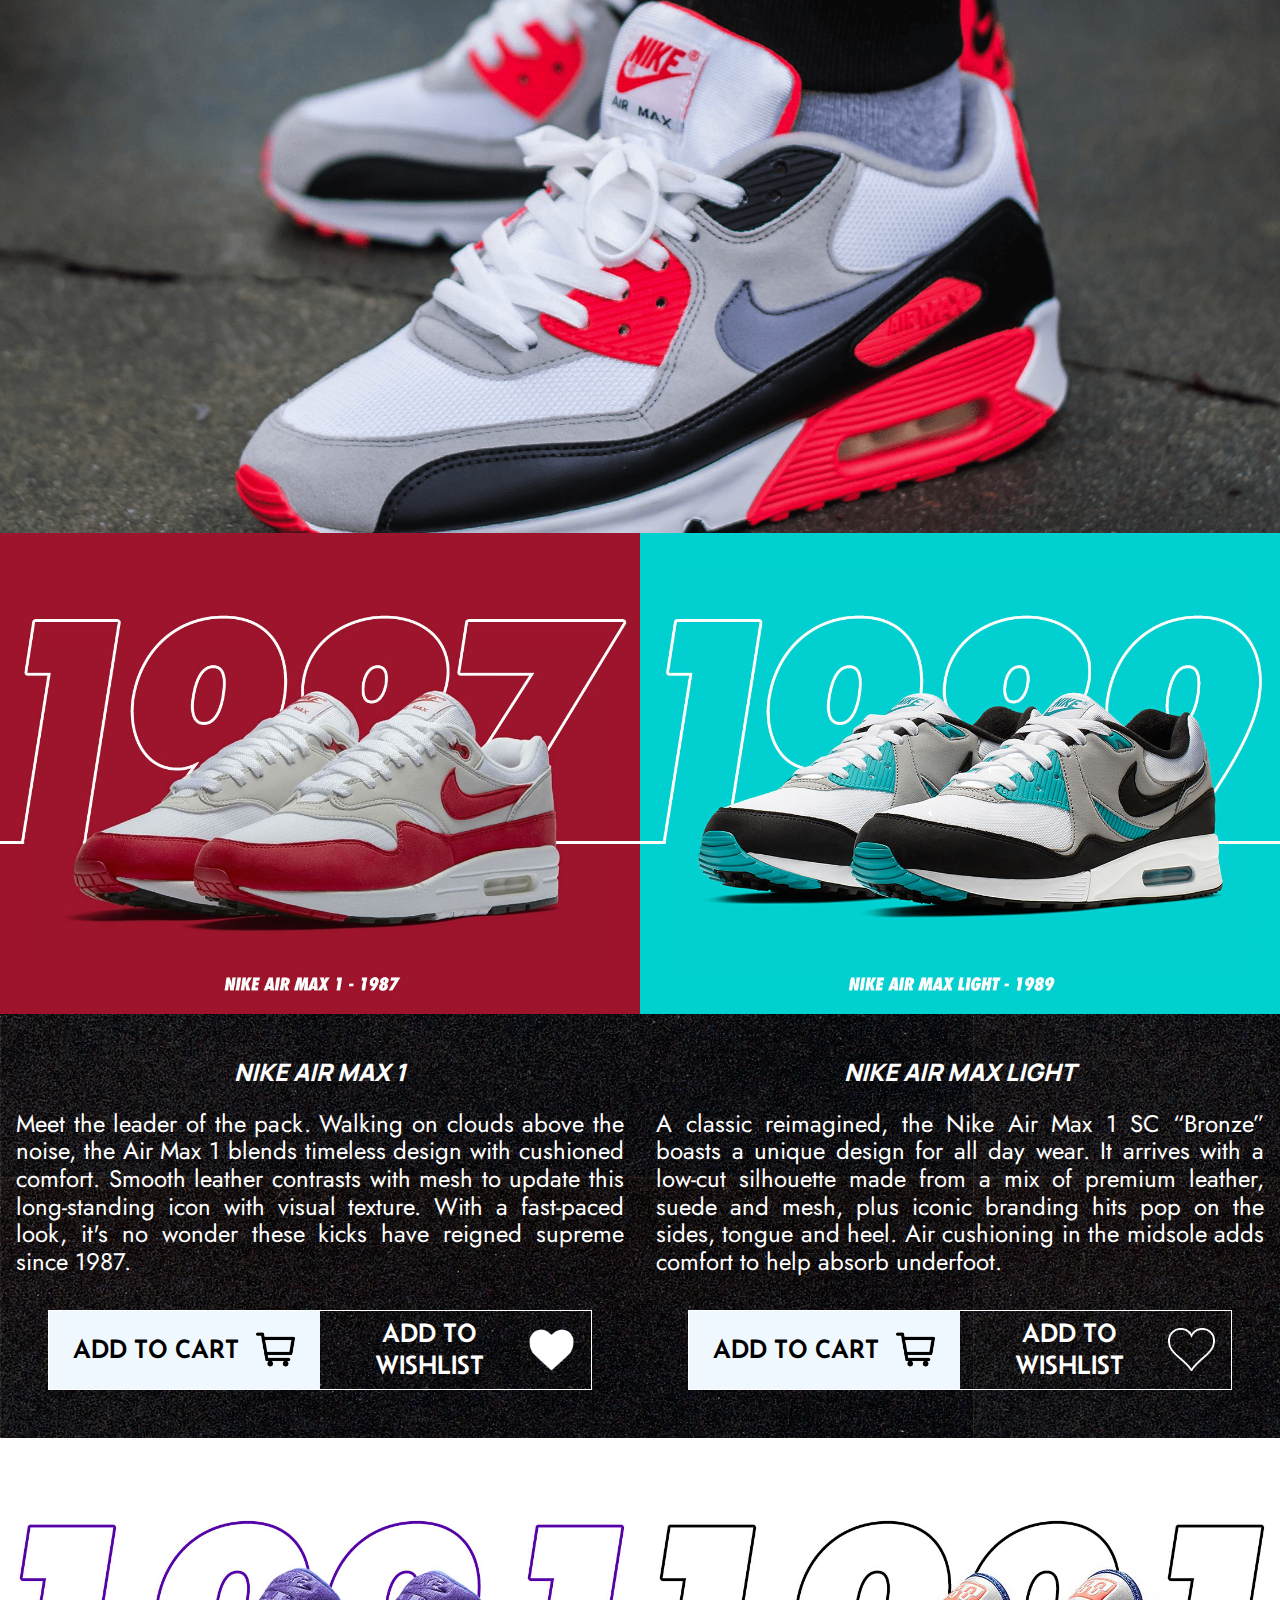
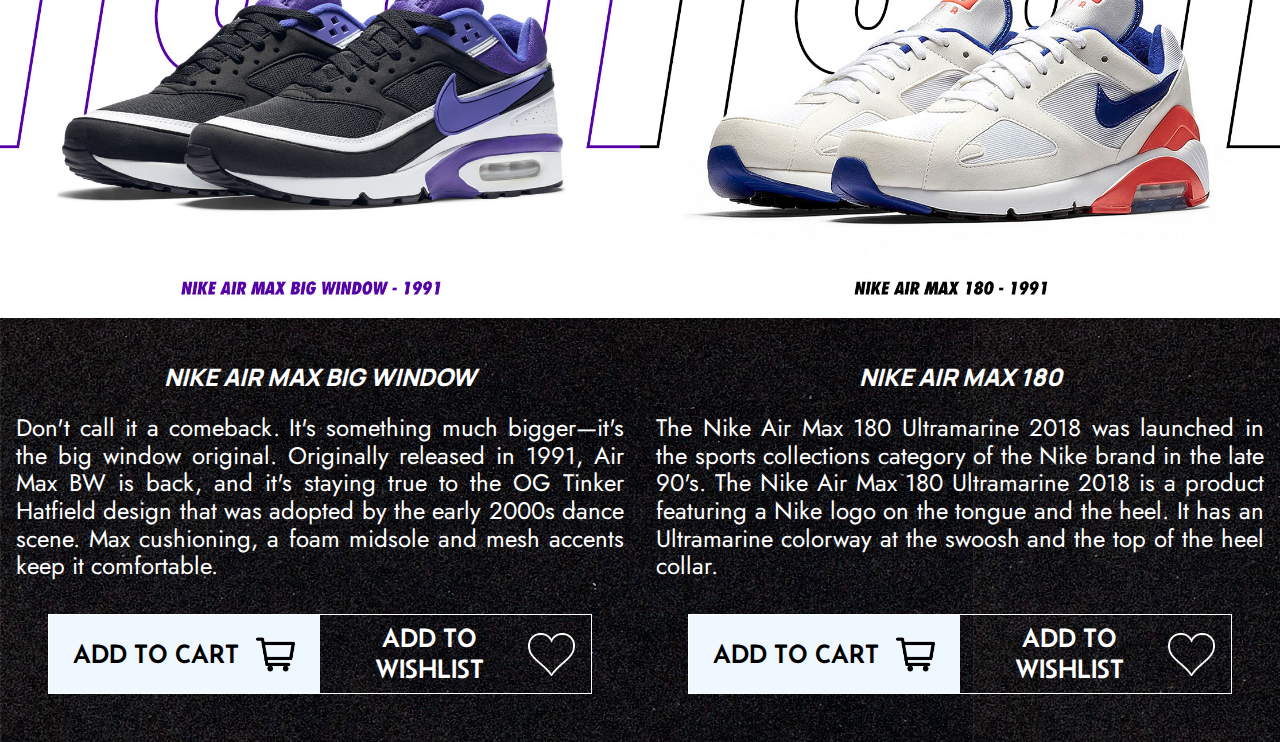
<file: index.html>
<!DOCTYPE html>
<html lang="en">

<head>
    <meta charset="UTF-8">
    <meta name="viewport" content="width=device-width, initial-scale=1.0">

    <meta name="description"
        content="Online premium quality shoes shopping website with great discounts and other accescories.">
    <meta name="keywords" content="nike,nike shoes,branded shoes,tshirts,discounts,coupons,footwear">

    <title>Nike Shoes</title>
    <link rel="icon" type="image/x-icon" href="Media/nike_red_logo-favcon.png">

    <link rel="stylesheet" href="./CSS/style.css">

    <script src="https://code.jquery.com/jquery-3.7.0.min.js"
        integrity="sha256-2Pmvv0kuTBOenSvLm6bvfBSSHrUJ+3A7x6P5Ebd07/g=" crossorigin="anonymous"></script>
    <script src="Script/head_foot.js" defer></script>

    <!-- Google fonts links -->

    <link rel="preconnect" href="https://fonts.googleapis.com">
    <link rel="preconnect" href="https://fonts.gstatic.com" crossorigin>
    <link href="https://fonts.googleapis.com/css2?family=Manrope:wght@200..800&display=swap" rel="stylesheet">

    <link rel="preconnect" href="https://fonts.googleapis.com">
    <link rel="preconnect" href="https://fonts.gstatic.com" crossorigin>
    <link
        href="https://fonts.googleapis.com/css2?family=Jost:ital,wght@0,100..900;1,100..900&family=Manrope:wght@200..800&display=swap"
        rel="stylesheet">

    <link rel="preconnect" href="https://fonts.googleapis.com">
    <link rel="preconnect" href="https://fonts.gstatic.com" crossorigin>
    <link
        href="https://fonts.googleapis.com/css2?family=Doppio+One&family=League+Spartan:wght@100..900&family=Overpass:ital,wght@0,100..900;1,100..900&display=swap"
        rel="stylesheet">


    <link rel="preconnect" href="https://fonts.googleapis.com">
    <link rel="preconnect" href="https://fonts.gstatic.com" crossorigin>
    <link
        href="https://fonts.googleapis.com/css2?family=Spectral+SC:ital,wght@0,200;0,300;0,400;0,500;0,600;0,700;0,800;1,200;1,300;1,400;1,500;1,600;1,700;1,800&display=swap"
        rel="stylesheet">

    <link rel="preconnect" href="https://fonts.googleapis.com">
    <link rel="preconnect" href="https://fonts.gstatic.com" crossorigin>
    <link href="https://fonts.googleapis.com/css2?family=Belanosima:wght@400;600;700&display=swap" rel="stylesheet">

    <link rel="preconnect" href="https://fonts.googleapis.com">
    <link rel="preconnect" href="https://fonts.gstatic.com" crossorigin>
    <link href="https://fonts.googleapis.com/css2?family=Raleway:ital,wght@0,100..900;1,100..900&display=swap"
        rel="stylesheet">

</head>

<body>
    <header>
        <!-- Javascript will insert header -->

    </header>


    <div class="advertisements">
        <!-- Latest offers -->
        <img src="Media/MASTHEAD2.png" alt="masthead_image">
    </div>

    <main>

        <div class="shoes_sections">
            <div class="first_shoe">
                <div class="shoes_display">
                    <img src="Media/shoe_1.jpg" alt="First_Shoe">
                </div>
                <!-- 1 shoe details -->
                <div class="shoe_details">
                    <div>
                        <h2>
                            NIKE AIR MAX 1
                        </h2>
                        <!-- Shoe description -->
                        <P class="desc">
                            Meet the leader of the pack. Walking on clouds above the noise, the Air Max 1 blends
                            timeless design with cushioned comfort. Smooth leather contrasts with mesh to update this
                            long-standing icon with visual texture. With a fast-paced look, it's no wonder these kicks
                            have reigned supreme since 1987.
                        </P>

                    </div>

                    <div class="shoe_specs">
                        <div class="shoe_size">
                            <div class="size_text">
                                <!-- Buying options -->
                                <P class="cart_text">ADD TO CART</P>
                                <img src="Media/shopping_cart.png" class="cart_con" alt="Shopping_cart">
                            </div>

                            <div class="size_class">
                                <p class="wl_text">ADD TO WISHLIST</p>
                                <img src="Media/like_icon.jpg" class="wishlist_icon" alt="Like_png">
                            </div>

                        </div>

                    </div>
                </div>
            </div>


            <div class="first_shoe">
                <div class="shoes_display">
                    <img src="Media/shoe_2.jpg" alt="Second_Shoe">
                </div>
                <!-- Second shoe details -->
                <div class="shoe_details">
                    <div>
                        <h2>
                            NIKE AIR MAX LIGHT
                        </h2>
                        <!-- Shoe description -->
                        <P class="desc">
                            A classic reimagined, the Nike Air Max 1 SC “Bronze” boasts a unique design for all day
                            wear. It arrives with a low-cut silhouette made from a mix of premium leather, suede and
                            mesh, plus iconic branding hits pop on the sides, tongue and heel. Air cushioning in the
                            midsole adds comfort to help absorb underfoot.
                        </P>

                    </div>

                    <div class="shoe_specs">
                        <div class="shoe_size">
                            <div class="size_text">
                                <!-- Buying options -->
                                <P class="cart_text">ADD TO CART</P>
                                <img src="Media/shopping_cart.png" class="cart_con" alt="Shopping_cart">
                            </div>

                            <div class="size_class">
                                <p class="wl_text">ADD TO WISHLIST</p>
                                <img src="Media/like_con.png" class="wishlist_icon" alt="like_icon">
                            </div>

                        </div>

                    </div>

                </div>
            </div>

        </div>

        <!-- Second Row Of shoes begins -->

        <div class="shoes_sections">
            <div class="first_shoe">
                <div class="shoes_display">
                    <img src="Media/shoe_3.jpg" alt="First_Shoe">
                </div>

                <div class="shoe_details">
                    <div>
                        <h2>
                            NIKE AIR MAX BIG WINDOW
                        </h2>

                        <P class="desc">
                            Don't call it a comeback. It's something much bigger—it's the big window original.
                            Originally released in 1991, Air Max BW is back, and it's staying true to the OG Tinker
                            Hatfield design that was adopted by the early 2000s dance scene. Max cushioning, a foam
                            midsole and mesh accents keep it comfortable.
                        </P>

                    </div>

                    <div class="shoe_specs">
                        <div class="shoe_size">
                            <div class="size_text">
                                <P class="cart_text">ADD TO CART</P>
                                <img src="Media/shopping_cart.png" class="cart_con" alt="shopping_cart">
                            </div>

                            <div class="size_class">
                                <p class="wl_text">ADD TO WISHLIST</p>
                                <img src="Media/like_con.png" class="wishlist_icon" alt="like_icon">
                            </div>

                        </div>

                    </div>
                </div>
            </div>


            <div class="first_shoe">
                <div class="shoes_display">
                    <img src="Media/shoe_4.jpg" alt="Second_Shoe">
                </div>

                <div class="shoe_details">
                    <div>
                        <h2>
                            NIKE AIR MAX 180
                        </h2>

                        <P class="desc">
                            The Nike Air Max 180 Ultramarine 2018 was launched in the sports collections category of the
                            Nike brand in the late 90's. The Nike Air Max 180 Ultramarine 2018 is a product featuring a
                            Nike logo on the tongue and the heel. It has an Ultramarine colorway at the swoosh and the
                            top of the heel collar. </P>

                    </div>

                    <div class="shoe_specs">
                        <div class="shoe_size">
                            <div class="size_text">
                                <P class="cart_text">ADD TO CART</P>
                                <img src="Media/shopping_cart.png" class="cart_con" alt="shopping_cart">
                            </div>

                            <div class="size_class">
                                <p class="wl_text">ADD TO WISHLIST</p>
                                <img src="Media/like_con.png" class="wishlist_icon" alt="like_icon">
                            </div>

                        </div>

                    </div>

                </div>
            </div>

        </div>

    </main>

    <!-- Footer begins from here -->

    <footer>
        <!-- Javascript will insert footer -->
    </footer>

</body>

</html>
</file>
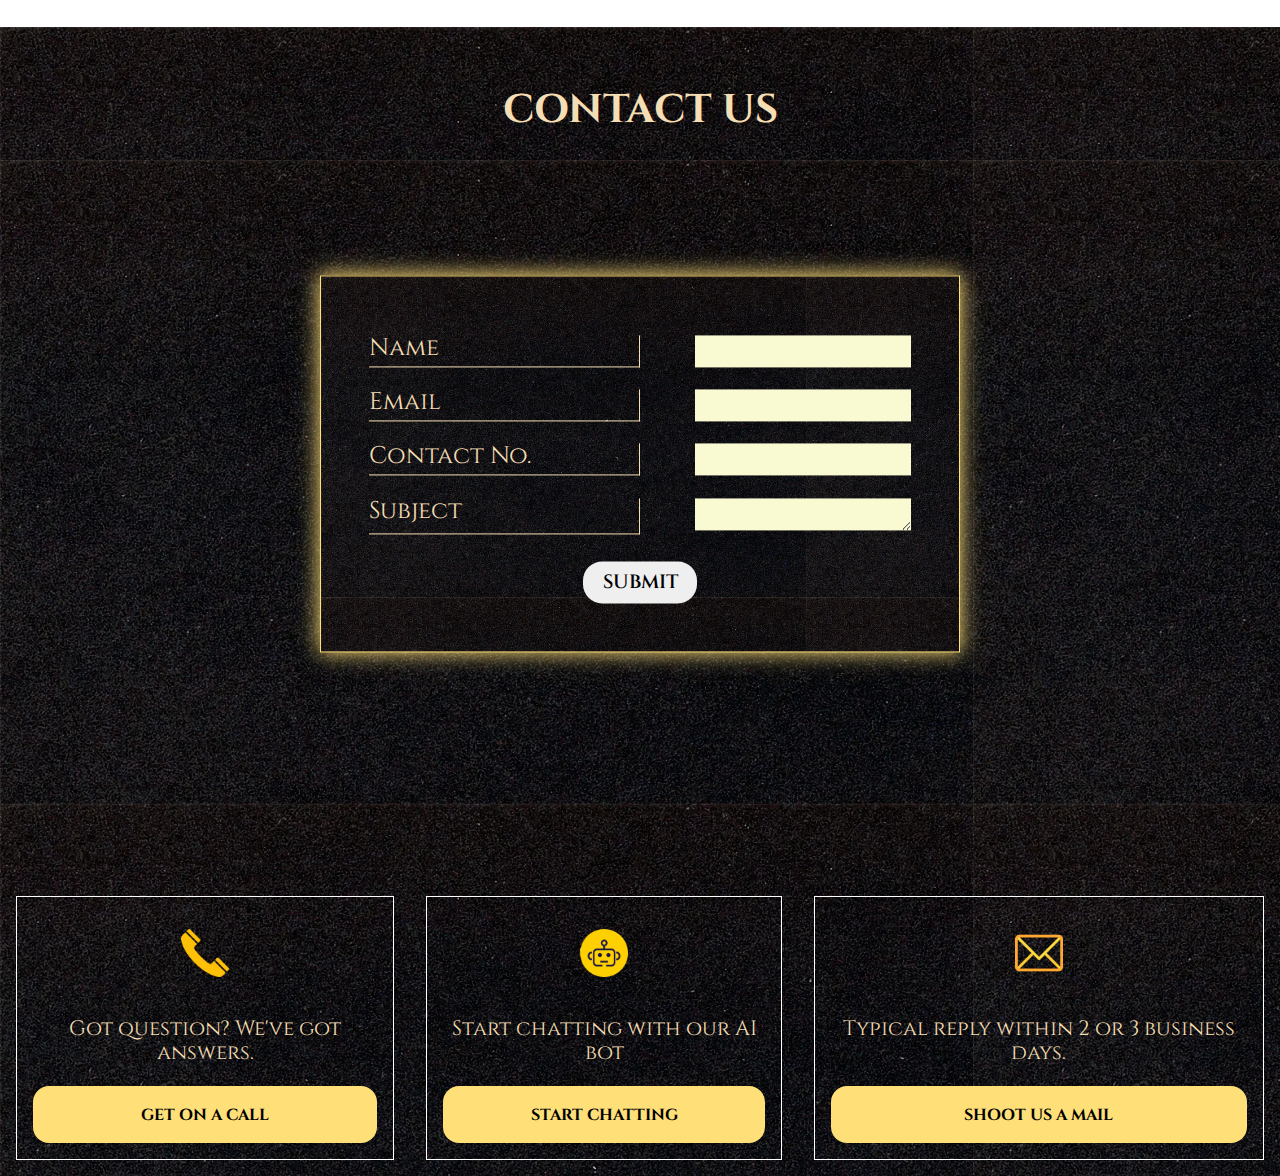
<file: Contact-us.html>
<!DOCTYPE html>
<html lang="en">

<head>
    <meta charset="UTF-8">
    <meta name="viewport" content="width=device-width, initial-scale=1.0">
    <title>Contact Us</title>
    <link rel="icon" type="image/x-icon" href="Media/nike_red_logo-favcon.png">
    <link rel="stylesheet" href="CSS/style.css">
    <link rel="stylesheet" href="CSS/style2.css">

    <script src="https://code.jquery.com/jquery-3.7.0.min.js"
        integrity="sha256-2Pmvv0kuTBOenSvLm6bvfBSSHrUJ+3A7x6P5Ebd07/g=" crossorigin="anonymous"></script>
    <script src="Script/head_foot.js" defer></script>
    <script src="Script/contact_script.js" defer></script>

    <meta name="description"
        content="Online premium quality shoes shopping website with great discounts and other accescories.">
    <meta name="keywords" content="nike,nike shoes,Connect us Nike,Contact Us,footwear,Email us Nike">


    <link rel="preconnect" href="https://fonts.googleapis.com">
    <link rel="preconnect" href="https://fonts.gstatic.com" crossorigin>
    <link href="https://fonts.googleapis.com/css2?family=Cinzel:wght@400..900&display=swap" rel="stylesheet">

    <!-- Google fonts links -->

    <link rel="preconnect" href="https://fonts.googleapis.com">
    <link rel="preconnect" href="https://fonts.gstatic.com" crossorigin>
    <link href="https://fonts.googleapis.com/css2?family=Manrope:wght@200..800&display=swap" rel="stylesheet">

    <link rel="preconnect" href="https://fonts.googleapis.com">
    <link rel="preconnect" href="https://fonts.gstatic.com" crossorigin>
    <link
        href="https://fonts.googleapis.com/css2?family=Jost:ital,wght@0,100..900;1,100..900&family=Manrope:wght@200..800&display=swap"
        rel="stylesheet">

    <link rel="preconnect" href="https://fonts.googleapis.com">
    <link rel="preconnect" href="https://fonts.gstatic.com" crossorigin>
    <link
        href="https://fonts.googleapis.com/css2?family=Doppio+One&family=League+Spartan:wght@100..900&family=Overpass:ital,wght@0,100..900;1,100..900&display=swap"
        rel="stylesheet">


    <link rel="preconnect" href="https://fonts.googleapis.com">
    <link rel="preconnect" href="https://fonts.gstatic.com" crossorigin>
    <link
        href="https://fonts.googleapis.com/css2?family=Spectral+SC:ital,wght@0,200;0,300;0,400;0,500;0,600;0,700;0,800;1,200;1,300;1,400;1,500;1,600;1,700;1,800&display=swap"
        rel="stylesheet">

    <link rel="preconnect" href="https://fonts.googleapis.com">
    <link rel="preconnect" href="https://fonts.gstatic.com" crossorigin>
    <link href="https://fonts.googleapis.com/css2?family=Belanosima:wght@400;600;700&display=swap" rel="stylesheet">

    <link rel="preconnect" href="https://fonts.googleapis.com">
    <link rel="preconnect" href="https://fonts.gstatic.com" crossorigin>
    <link href="https://fonts.googleapis.com/css2?family=Raleway:ital,wght@0,100..900;1,100..900&display=swap"
        rel="stylesheet">


</head>

<body class="cont_us33">

    <header>
        <!-- Javascript will insert header -->
    </header>

    <main class="cont_us33">
        <section class="main_bg1">
            <!-- <div class="temp1">

            </div> -->
            <div class="heading">
                <h1>CONTACT US</h1>
            </div>

            <!-- form starts from here -->

            <div class="form_con">
                <form method="POST" action="/index.html">
                    <div class="name_field">
                        <div class="name_label">
                            <!-- Name field -->
                            <label for="fname">Name</label>
                        </div>

                        <div class="name_input">
                            <input type="text" id="fname" name="fname">
                        </div>

                    </div>

                    <div class="email_field">
                        <!-- email field -->
                        <div class="email_label">
                            <label for="email">Email</label>
                        </div>

                        <div class="email_input">
                            <input type="email" id="email" name="email">
                        </div>

                    </div>

                    <div class="phone_field">
                        <div class="phone_label">
                            <!-- Contact us field -->
                            <label for="phone">Contact No.</label>
                        </div>

                        <div class="phone_input">
                            <input type="number" id="phone" name="phone">
                        </div>

                    </div>

                    <div class="subject_field">
                        <div class="subject_label">
                            <!-- Sunject field -->
                            <label for="subject">Subject</label>
                        </div>

                        <div class="subject_input">
                            <textarea rows="2" cols="22" id="subject" name="subject"></textarea>
                        </div>

                    </div>

                    <div class="submit_div">
                        <!-- Submit field -->
                        <button type="submit">SUBMIT</button>
                    </div>

                </form>
            </div>

            <!-- Contact options -->
            <div class="more_ways">
                <div class="call_us">
                    <div class="call_img">
                        <img src="Media/phone.png" alt="Call_us">
                    </div>
                    <div class="call_text">
                        <p>Got question? We've got answers.</p>
                    </div>
                    <div class="contact_topic">
                        GET ON A CALL
                    </div>
                </div>

                <div class="start_chat">
                    <div class="chat_img">
                        <img src="Media/chatbot.png" alt="Chatbot">
                    </div>

                    <div class="chat_text">
                        <p>Start chatting with our AI bot</p>
                    </div>

                    <div class="contact_topic">
                        START CHATTING
                    </div>
                </div>

                <div class="mail_us">
                    <div class="mail_img">
                        <img src="Media/email.png" alt="mail_us">
                    </div>

                    <div class="mail_text">
                        <p>Typical reply within 2 or 3 business days.</p>
                    </div>

                    <div class="contact_topic">
                        SHOOT US A MAIL
                    </div>
                </div>

            </div>

        </section>

    </main>

    <footer>
        <!-- Javascript will insert header -->
    </footer>

</body>

</html>
</file>
<file: CSS/style2.css>
/* CSS for Contact Us and About Us */
* {
    padding: 0em;
    margin: 0em;
    box-sizing: border-box;
}

main.cont_us33 {

    background-image: url("../Media/background_asset.webp");
    background-size: 76%;
}


section.main_bg1 {
    /* height: 100vh; */
    position: relative;
    color: wheat;
    font-family: "Cinzel", serif;
}

/* CSS for Form */

div.name_field,
div.email_field,
div.phone_field,
div.subject_field {
    display: flex;
    padding: 0.7em 0;
}

div.name_field>div,
div.email_field>div,
div.phone_field>div,
div.subject_field>div {
    width: 50%;
}

div.form_con {
    background-image: url("../Media/background_asset.webp");
    background-size: 76%;
    box-shadow: 0px 0px 20px 1px #fedf78;
    border: 1px solid #fedf78;
    display: flex;
    flex-direction: column;
    width: 50%;
    justify-content: space-evenly;
    padding: 3em;
    position: absolute;
    transform: translate(-50%, -50%);
    top: 39%;
    left: 50%;

    /* display: none; */

}


.name_label,
.email_label,
.phone_label,
.subject_label {
    text-align: left;
    font-size: 1.5em;
    border-bottom: 1px solid wheat;
    border-right: 1px solid wheat;
}

.name_input,
.email_input,
.phone_input,
.subject_input {
    text-align: right;
    border: none;
    outline: none;
}

div.name_input>input,
div.email_input>input,
div.phone_input>input,
div.subject_input>textarea {
    border: none;
    outline: none;
    /* width: 13.5em; */
    background-color: lightgoldenrodyellow;
    width: 100%;
    max-width: 13.5em;
    height: 2em;

}

div.temp1 {
    position: absolute;
    height: 100%;
    width: 100%;
    background-color: rgba(0, 0, 0, 0.4);

}

div.submit_div {
    text-align: center;
    padding-top: 1em;
}

div.submit_div>button {
    padding: 0.5em 1em;
    border: none;
    outline: none;
    font-family: "Cinzel", serif;
    font-weight: 600;
    font-size: 1.2em;
    border-radius: 1em;
}

div.submit_div>button:hover {
    background-color: rgb(169, 174, 174);
    transition: background-color 0.5s ease;
}

div.heading>h1 {
    font-size: 2.5em;
    padding-top: 1.5em;
    text-align: center;
}



/* CSs for other contact us options */

div.call_img>img,
div.chat_img>img,
div.mail_img>img {
    width: 3em;
}

div.call_img,
div.chat_img,
div.mail_img {
    text-align: center;

}

div.call_text>p,
div.chat_text>p,
div.mail_text>p {
    font-size: 1.3em;
    padding: 1em 0;
}

div.more_ways {
    display: flex;
    justify-content: space-evenly;
    padding-top: 80vh;
    background-image: url("../Media/background_asset.webp");
    background-size: 76%;
}

div.more_ways>div {
    border: 1px solid white;
    margin: 1em;
    padding: 1em;
    min-width: 4em;
}

div.more_ways div {

    text-align: center;
    flex-grow: 1;
}

div.contact_topic {
    padding: 1.2em 1em;
    background-color: #fedf78;
    color: black;
    border-radius: 1em;
    font-weight: 700;
}

div.contact_topic:hover {
    cursor: pointer;
    background-color: #f0be17;
    transition: background-color 0.5s ease;
}

div.call_img,
div.chat_img,
div.mail_img {
    padding: 1em;
}

/* CSS  for Contact us page ends */


/* CSS for About us webpage starts */

div.masthead>img {
    width: 100%;

}

div.color-con {
    height: 100%;
    width: 100%;
    position: absolute;
    background: linear-gradient(90deg, transparent, rgba(0, 10, 10, 100));
}

div.masthead {
    background-image: url(../Media/bowerman_final.jpg);
    background-size: cover;
    background-repeat: no-repeat;
    height: 100vh;
    width: 100%;
    position: relative;

}

div.text_content {
    position: absolute;
    color: wheat;
    right: 7%;
    top: 23%;

}

span.bold_txt {
    font-size: 4em;
    font-weight: bolder;
    font-family: "DM Serif Display", serif;
    font-weight: 400;
    font-style: normal;
}

span.be_nike_class {
    font-size: 8em;
    font-family: "Cormorant Garamond", serif;
    font-weight: 300;
    font-style: italic;

}

p.quote {
    font-size: 1.5em;
    font-family: "Cormorant Garamond", serif;
    font-weight: 500;
}

div.masthead>img {
    display: flex;
}

div.quote-con {
    max-width: 28em;
}

section.about_nike {
    background-image: url(Media/background_asset.webp);
    background-size: 76%;
}

div.creator {
    display: flex;
}

div.creator_image>img {
    width: 20em;
    height: auto;
    box-shadow: 0em 0 5em 0px #7b7b74;
    border-radius: 10em;
}

div.creator_image {
    align-self: center;

}

div.nike_history>p {
    color: white;
    font-size: 1.5em;
    justify-content: space-evenly;
    padding: 1em 2em;
    font-family: "Cinzel", serif;
    text-align: justify;
}

div.nike_history {
    align-content: center;
}

div.creator {
    padding: 2em;
}

div.creator1 {
    flex-direction: row-reverse;
}

div.nike_history>h1 {
    color: white;
    text-align: center;
    font-family: "Squada One", sans-serif;
    font-weight: 400;
    font-size: 3em;
    color: #d23030;
}

/* ------- css for responsive layout of website------- */

@media only screen and (max-width:1600px) {}

@media only screen and (max-width:1440px) {

    div.form_con {
        top: 38%;
    }

}

@media only screen and (max-width: 1280px) {

    div.empty_div {
        height: 83vh;
    }

    div.text_content {
        top: 14%;
    }

}

@media only screen and (max-width: 1024px) {

    div.nike_history>p {
        font-size: 1.2em;
    }

}

@media only screen and (max-width: 850px) {

    span.be_nike_class {
        font-size: 6em;
    }

    span.bold_txt {
        font-size: 3em;
    }

    p.quote {
        font-size: 1.3em;
    }

    div.text_content {
        top: 28%;
        right: 0%;
    }

    div.creator_image>img {
        width: 15em;
    }

    div.nike_history>p {
        font-size: 1.1em;
    }

    div.nike_history>h1 {
        font-size: 2.5em;
    }

    div.form_con {
        width: 70%;
    }

    div.foot-con {
        /* padding-top: 19em; */
    }




}

@media only screen and (max-width:769px) {

    div.color-con {
        background: linear-gradient(90deg, transparent, rgba(1, 1, 0, 0.8) -0.3%);
    }

    div.nike_history>p {
        font-size: 1.0em;
        padding: 0 0 0 2em;
    }


    div.creator1>div.nike_history {

        padding: 0em 2em 0em 0em;
    }

    div.nike_history>h1 {
        font-size: 2em;
    }

    div.creator_image>img {
        width: 13em;

    }

    div.creator1>div.nike_history>p {
        padding-top: 1em;
    }

    div.nike_history>p {
        padding: 1em 0 0 1em;
    }

    /* CSS for contact us */

    div.form_con {
        width: 70%;
    }


    div.foot-con {
        /* padding-top: 23em; */
    }

}

@media only screen and (max-width: 640px) {

    div.creator,
    div.creator1 {
        flex-direction: column;
    }

    div.text_content {
        padding: 3em;
    }

    div.form_con {
        width: 80%;
    }

    div.more_ways {
        display: flex;
        flex-direction: column;
    }

    .name_label,
    .email_label,
    .phone_label,
    .subject_label {

        border-bottom: none;
        border-right: none;
    }

    div.form_con {
        top: 25%;
    }
}


@media only screen and (max-width: 426px) {

    span.bold_txt {
        font-size: 2em;
    }

    span.be_nike_class {
        font-size: 4em;
    }

    p.quote {
        font-size: 1.2em;
    }

    div.nike_history>p {
        padding: 2em 0em 0em 0em;
    }

    div.nike_history>h1 {
        font-size: 1.77em;
    }

    div.form_con {
        width: 85%;
        padding: 1em;
    }

    div.foot-con {
        /* padding-top: 55em; */
    }

}

@media only screen and (max-width: 320px) {}


/* css for responsivness ends */
</file>
<file: CSS/style.css>
/* Normalize css starts */
/*! normalize.css v8.0.1 | MIT License | github.com/necolas/normalize.css */

/* Document
   ========================================================================== */

/**
 * 1. Correct the line height in all browsers.
 * 2. Prevent adjustments of font size after orientation changes in iOS.
 */

html {
  line-height: 1.15;
  /* 1 */
  -webkit-text-size-adjust: 100%;
  /* 2 */
}

/* Sections
     ========================================================================== */

/**
   * Remove the margin in all browsers.
   */

body {
  margin: 0;
}

/**
   * Render the `main` element consistently in IE.
   */

main {
  display: block;
}

/**
   * Correct the font size and margin on `h1` elements within `section` and
   * `article` contexts in Chrome, Firefox, and Safari.
   */

h1 {
  font-size: 2em;
  margin: 0.67em 0;
}

/* Grouping content
     ========================================================================== */

/**
   * 1. Add the correct box sizing in Firefox.
   * 2. Show the overflow in Edge and IE.
   */

hr {
  box-sizing: content-box;
  /* 1 */
  height: 0;
  /* 1 */
  overflow: visible;
  /* 2 */
}

/**
   * 1. Correct the inheritance and scaling of font size in all browsers.
   * 2. Correct the odd `em` font sizing in all browsers.
   */

pre {
  font-family: monospace, monospace;
  /* 1 */
  font-size: 1em;
  /* 2 */
}

/* Text-level semantics
     ========================================================================== */

/**
   * Remove the gray background on active links in IE 10.
   */

a {
  background-color: transparent;
}

/**
   * 1. Remove the bottom border in Chrome 57-
   * 2. Add the correct text decoration in Chrome, Edge, IE, Opera, and Safari.
   */

abbr[title] {
  border-bottom: none;
  /* 1 */
  text-decoration: underline;
  /* 2 */
  text-decoration: underline dotted;
  /* 2 */
}

/**
   * Add the correct font weight in Chrome, Edge, and Safari.
   */

b,
strong {
  font-weight: bolder;
}

/**
   * 1. Correct the inheritance and scaling of font size in all browsers.
   * 2. Correct the odd `em` font sizing in all browsers.
   */

code,
kbd,
samp {
  font-family: monospace, monospace;
  /* 1 */
  font-size: 1em;
  /* 2 */
}

/**
   * Add the correct font size in all browsers.
   */

small {
  font-size: 80%;
}

/**
   * Prevent `sub` and `sup` elements from affecting the line height in
   * all browsers.
   */

sub,
sup {
  font-size: 75%;
  line-height: 0;
  position: relative;
  vertical-align: baseline;
}

sub {
  bottom: -0.25em;
}

sup {
  top: -0.5em;
}

/* Embedded content
     ========================================================================== */

/**
   * Remove the border on images inside links in IE 10.
   */

img {
  border-style: none;
}

/* Forms
     ========================================================================== */

/**
   * 1. Change the font styles in all browsers.
   * 2. Remove the margin in Firefox and Safari.
   */

button,
input,
optgroup,
select,
textarea {
  font-family: inherit;
  /* 1 */
  font-size: 100%;
  /* 1 */
  line-height: 1.15;
  /* 1 */
  margin: 0;
  /* 2 */
}

/**
   * Show the overflow in IE.
   * 1. Show the overflow in Edge.
   */

button,
input {
  /* 1 */
  overflow: visible;
}

/**
   * Remove the inheritance of text transform in Edge, Firefox, and IE.
   * 1. Remove the inheritance of text transform in Firefox.
   */

button,
select {
  /* 1 */
  text-transform: none;
}

/**
   * Correct the inability to style clickable types in iOS and Safari.
   */

button,
[type="button"],
[type="reset"],
[type="submit"] {
  -webkit-appearance: button;
}

/**
   * Remove the inner border and padding in Firefox.
   */

button::-moz-focus-inner,
[type="button"]::-moz-focus-inner,
[type="reset"]::-moz-focus-inner,
[type="submit"]::-moz-focus-inner {
  border-style: none;
  padding: 0;
}

/**
   * Restore the focus styles unset by the previous rule.
   */

button:-moz-focusring,
[type="button"]:-moz-focusring,
[type="reset"]:-moz-focusring,
[type="submit"]:-moz-focusring {
  outline: 1px dotted ButtonText;
}

/**
   * Correct the padding in Firefox.
   */

fieldset {
  padding: 0.35em 0.75em 0.625em;
}

/**
   * 1. Correct the text wrapping in Edge and IE.
   * 2. Correct the color inheritance from `fieldset` elements in IE.
   * 3. Remove the padding so developers are not caught out when they zero out
   *    `fieldset` elements in all browsers.
   */

legend {
  box-sizing: border-box;
  /* 1 */
  color: inherit;
  /* 2 */
  display: table;
  /* 1 */
  max-width: 100%;
  /* 1 */
  padding: 0;
  /* 3 */
  white-space: normal;
  /* 1 */
}

/**
   * Add the correct vertical alignment in Chrome, Firefox, and Opera.
   */

progress {
  vertical-align: baseline;
}

/**
   * Remove the default vertical scrollbar in IE 10+.
   */

textarea {
  overflow: auto;
}

/**
   * 1. Add the correct box sizing in IE 10.
   * 2. Remove the padding in IE 10.
   */

[type="checkbox"],
[type="radio"] {
  box-sizing: border-box;
  /* 1 */
  padding: 0;
  /* 2 */
}

/**
   * Correct the cursor style of increment and decrement buttons in Chrome.
   */

[type="number"]::-webkit-inner-spin-button,
[type="number"]::-webkit-outer-spin-button {
  height: auto;
}

/**
   * 1. Correct the odd appearance in Chrome and Safari.
   * 2. Correct the outline style in Safari.
   */

[type="search"] {
  -webkit-appearance: textfield;
  /* 1 */
  outline-offset: -2px;
  /* 2 */
}

/**
   * Remove the inner padding in Chrome and Safari on macOS.
   */

[type="search"]::-webkit-search-decoration {
  -webkit-appearance: none;
}

/**
   * 1. Correct the inability to style clickable types in iOS and Safari.
   * 2. Change font properties to `inherit` in Safari.
   */

::-webkit-file-upload-button {
  -webkit-appearance: button;
  /* 1 */
  font: inherit;
  /* 2 */
}

/* Interactive
     ========================================================================== */

/*
   * Add the correct display in Edge, IE 10+, and Firefox.
   */

details {
  display: block;
}

/*
   * Add the correct display in all browsers.
   */

summary {
  display: list-item;
}

/* Misc
     ========================================================================== */

/**
   * Add the correct display in IE 10+.
   */

template {
  display: none;
}

/**
   * Add the correct display in IE 10.
   */

[hidden] {
  display: none;
}

/* Normalize css ends */

* {
  box-sizing: border-box;
  margin: 0;
  padding: 0;
}

body {
  overflow-x: hidden;
}

/* Css for header */



div.nav_bar {
  display: flex;
  /* border: 1px solid black; */
  flex-grow: 1;
  justify-content: space-around;
  /* background-color: rgba(215,30,0,255); */
}

div.logo {
  flex-grow: 1;
  text-align-last: center;
}

div.logo>a>img {
  /* width: 9em;*/
  /* padding: 0.7em; */

  width: 100%;
  max-width: 7em;
  height: auto;
  min-width: 7em;
}

/* Css for external links */
menu.ext-links>li,
menu.ext-links>li>a {
  /* font-family: "Overpass", sans-serif; */
  font-family: "Belanosima", sans-serif;
  /* font-weight: 400; */
  /* font-weight: 500; */
  text-decoration: none;
  list-style-type: none;
  color: rgb(0, 0, 0);
  padding: 1em;
  align-self: center;
}

menu.ext-links>li>a {
  padding: 1em;
  font-size: 1.7em;

}

menu.ext-links {
  display: flex;
  flex-grow: 2;
  justify-content: space-evenly;
}

div.icon-packet>a>img {
  width: 2.2em;
}

div.icon-packet {
  align-self: center;
  display: flex;
  justify-content: space-evenly;
  flex-grow: 2;

}

div.map_bar {
  font-size: 1.1em;
  height: 3em;
  padding: 1em 0em 0em 2em;
  display: flex;
  background-color: #f5f5f5;
  justify-content: space-between;
  padding: 0 2em;
  align-items: center;
}

div.map_bar>p {

  /* font-family: "Overpass", sans-serif; */
  /* font-weight: 700; */
  font-family: "Belanosima", sans-serif;
  /* font-weight: 400; */
}

div.coun_lang {
  display: flex;
  align-items: center;
}

div.coun_lang>img {
  max-width: 2.5em;
  padding-top: 0.1em;
}

div.status,
div.coun_lang {
  font-family: "Spectral SC", serif;
  font-weight: 500;
}

div.hamburger_class>img {
  width: 2em;
}

div.hamburger_class {
  place-content: center;
}

/* CSS for hidden menu */

div.hidden_menu {
  background-color: rgb(255, 242, 242);
  display: flex;
  flex-direction: column;
  top: 0%;
  left: -100%;
  width: 30%;
  position: absolute;
  height: 100%;
  box-shadow: rgb(4 4 4) -20px 0px 20px 0px;
  z-index: 200;
}

menu.hidden_menu1>li {
  padding: 1em !important;
}

div.show_class {
  left: 0;
  transition: 0.5s;

}



menu.hidden_menu1 {
  flex-direction: column;
  flex-grow: 0;
  display: block !important;
}

menu.hidden_menu1>li {
  border-bottom: 1px solid gray;
  align-self: normal;
}

menu.hidden_menu1>li:hover {
  border-bottom: 1px solid gray;
  transition: box-shadow 0.5s ease;
  transition: font-weight 0.5s ease;
  box-shadow: 0px 0px 11px 1px rgb(125 116 116);
  font-weight: 600;
}


menu.hidden_menu1>li>a {
  justify-content: left;

}

span.back_out {
  padding: 1em 2em;
  display: flex;
  justify-content: right;
  transition: ease-in 0.5s ease;
}

span.back_out>img {
  width: 2em;

}

/* Css for masthead */

div.advertisements>img {
  width: 100%;
}

div.advertisements {
  display: flex;
}


/* CSS for main content */

main {
  background-image: url("../Media/background_asset.webp");
  background-size: 76%;
}

/* Css for shoes */

div.shoes_sections {
  display: flex;
  color: white;
  text-align: center;
}

div.shoes_sections>div {
  width: 50%;
}

div.shoes_display>img {
  width: 100%;
  /* height: 35em; */
}

p.desc {
  font-family: "Jost", sans-serif;
  min-height: 7em;
  font-size: 1.5em;
  /* padding: 1em; */
  text-align: justify;
}



div.shoe_details>div>h2 {
  font-family: "Manrope", sans-serif;
  font-weight: 900;
  font-style: italic;
  padding: 1em 0;
}

div.shoes_sections>div.first_shoe:nth-child(1)>div.shoe_details>div>h2:hover {
  color: rgba(157, 21, 45, 255);
  transition: ease-out 0.5s;
}

div.shoes_sections>div.first_shoe:nth-child(2)>div.shoe_details>div>h2:hover {
  color: rgba(2, 208, 208, 255);
  transition: ease-out 0.5s;
}

div.shoes_sections>div.first_shoe:nth-child(3)>div.shoe_details>div>h2:hover {
  color: rgba(89, 1, 180, 255);
  transition: ease-out 0.5s;
}

div.shoes_sections>div.first_shoe:nth-child(4)>div.shoe_details>div>h2:hover {
  color: rgba(89, 1, 180, 255);
  transition: ease-out 0.5s;
}

div.shoe_details>div {
  box-sizing: border-box;
}

div.shoe_details {
  padding: 1em;
}

div.shoe_size {
  /* max-width: 50%; */
  display: flex;
  border: 1px solid white;
  max-height: 5em;
}

div.shoe_size div {
  padding: 0.6em;
  width: 50%;
}

div.shoe_specs {
  padding: 2em;
  /* display: flex; */
  align-items: center;
  /* width: 65%; */
  margin: auto;
}

div.shoe_specs>p {
  width: 50%;
}



div.size_text {
  background-color: aliceblue;
  color: black;
  display: flex;
  font-size: 1.7em;
  justify-content: space-around;
}

div.size_class {
  justify-content: space-around;
  display: flex;
  align-self: center;
  font-size: 1.7em;

}


img.wishlist_icon {
  /* width: 1.5em; */
  padding-left: 0.2em;
  width: 100%;
  align-self: center;
  max-width: 1.5em;
  height: auto;
}

p.wl_text {
  font-size: 1em;
  align-self: center;
  font-family: "Belanosima", sans-serif;
  font-weight: 400;
}

img.cart_con {
  /* width: 1.5em; */
  width: 100%;
  max-width: 1.5em;
  height: auto;
  /* height: 2.1em; */
  align-self: center;
}

p.cart_text {
  font-size: 1em;
  align-self: center;
  font-family: "Belanosima", sans-serif;
  font-weight: 400;
}

p.cart_text:hover,
div.size_text:hover,
div.size_class:hover {
  cursor: pointer;
}


div.shoe_specs {
  min-width: 2em;
}

/* css for footer begins */

div.foot-con {
  display: flex;
  justify-content: space-evenly;
  background-color: #121212;
  padding: 2em;
  flex-wrap: wrap;
}

div.foot-con>div {

  padding: 2em;
  background-color: rgb(24, 24, 24);
  /* border: 1px solid white; */
  border-radius: 1.5em;
  /* min-width: 10em; */
}





ul.foot_nav>h3 {
  padding-bottom: 1em;
  align-self: center;
}



ul.foot_nav>p {
  padding-top: 1em;
  color: #f5f5f5;
  font-weight: 100;
}

ul.foot_nav>li>a,
ul.foot_nav>h3 {
  text-decoration: none;
  color: rgb(255, 255, 255);
  font-size: 1.1em;
}

ul.foot_nav>li {
  list-style-type: none;
  padding-top: 1em;

}

div.sm-icon>a>img {
  width: 2.5em;
  padding: 0em;
  border-radius: 50%;
}

div.sm-icon {
  display: flex;
  justify-content: space-evenly;
}

h3.cmp_name {
  text-align: center;
  font-size: 1.9em !important;
}

div.foot-con {
  font-family: "Raleway", sans-serif
}


/* ------- css for responsive layout of website------- */

@media only screen and (max-width:1600px) {
  div.hamburger_class {
    display: none;
  }
}

@media only screen and (max-width:1440px) {

  div.hamburger_class {
    display: none;
  }

  img.wishlist_icon {
    max-width: 1.8em;
    max-height: 1.8em;
  }

}

@media only screen and (max-width: 1280px) {

  div.hamburger_class {
    display: none;
  }

  img.wishlist_icon {
    max-width: 1.9em;
    max-height: 1.9em;
  }

  img.cart_con,
  img.wishlist_icon {
    display: none;
  }

  img.cart_con,
  img.wishlist_icon {
    display: block;
  }
}

@media only screen and (max-width: 1024px) {

  div.hamburger_class {
    display: none;
  }

  p.wl_text {
    font-size: 0.9em;
  }

  menu.ext-links>li>a {
    padding: 0.6em;
    font-size: 1.5em;
  }

  p.cart_text,
  p.wl_text {
    font-size: 0.8em;
  }

  /* footer css */

  div.foot-con>div {
    padding: 1em;
    border-radius: 1.5em;
    width: 43%;
    text-align: center;
  }

  div.foot-con>div:nth-child(1),
  div.foot-con>div:nth-child(2) {
    margin-bottom: 2.5em;
  }

}

@media only screen and (max-width: 850px) {

  div.hamburger_class {
    display: none;
  }

  p.cart_text,
  p.wl_text {
    font-size: 0.8em;
  }

  menu.ext-links>li>a {
    padding: 0.5em;
    font-size: 1.5em;
  }

  menu.ext-links>li {
    padding: 0;
  }

  p.cart_text {
    font-size: 0.8em;
  }

  img.cart_con,
  img.wishlist_icon {
    display: none;
  }

}

@media only screen and (max-width:769px) {

  div.hamburger_class {
    display: block;
  }

  div.icon-packet {
    display: none;
  }

  menu.ext-links {
    display: none;
  }

  p.wl_text {
    font-size: 0.7em;
  }

  img.cart_con,
  img.wishlist_icon {
    display: none;
  }



  div.shoe_size div {
    padding: 0.5em;
    width: 50%;
  }

  p.cart_text {
    font-size: 0.7em;
  }

  menu.ext-links>li {
    padding: 0em;
  }

  p.desc {
    font-size: 1.1em;
  }

  div.nav_bar {
    padding: 0em 2em;
    justify-content: space-between;
  }

  div.logo {
    flex-grow: 0;
  }

  /* TABLET size css for main content */

  div.shoes_sections {
    display: flex;
    flex-direction: column;
  }

  div.shoes_sections>div {
    width: 100%;
  }

  p.desc {
    font-size: 1.50em;
  }

  p.desc {
    padding: 2em;
  }

  img.cart_con,
  img.wishlist_icon {
    display: block;
  }

  div.logo>a>img {
    max-width: 6em;
  }

}

@media only screen and (max-width: 640px) {

  p.desc {
    padding: 1em;
  }

  div.map_bar {
    font-size: 1em;
  }

  div.hidden_menu {
    width: 50%;
  }

}

@media only screen and (max-width: 426px) {

  div.status>p {
    display: none;
  }

  p.desc {
    padding: 0.1em;
  }

  img.cart_con,
  img.wishlist_icon {
    display: none;
  }

  div.logo>a>img {

    min-width: 4em;
  }

  div.hidden_menu {
    width: 80%;
  }


  /* footer css */

  div.foot-con>div {
    padding: 1em;
    border-radius: 1.5em;
    width: 100%;
    text-align: center;
  }

  div.foot-con>div:nth-child(1),
  div.foot-con>div:nth-child(2),
  div.foot-con>div:nth-child(3) {
    margin-bottom: 2.5em;
  }

}

@media only screen and (max-width: 320px) {
  p.desc {
    font-size: 1.00em;
  }



}


/* css for responsivness ends */
</file>
